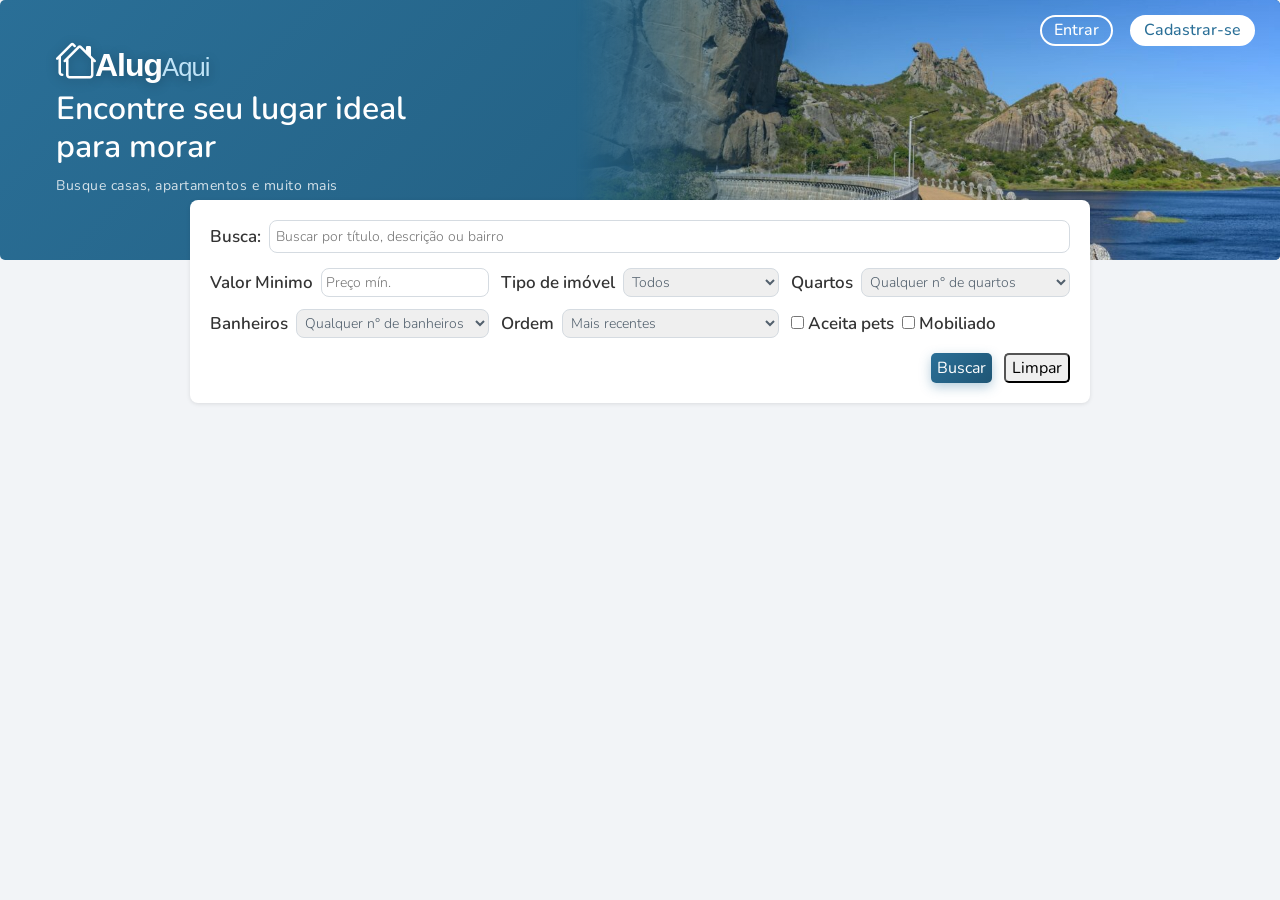
<file: frontend/index.html>
<!DOCTYPE html>
<html lang="pt-br">
<head>
    <meta charset="UTF-8">
    <meta name="viewport" content="width=device-width, initial-scale=1.0">
    <title>AlugAqui - Aluguel de Imóveis</title>

    <link href="https://cdn.jsdelivr.net/npm/bootstrap@5.3.3/dist/css/bootstrap.min.css" rel="stylesheet">
    <link rel="stylesheet" href="https://cdn.jsdelivr.net/npm/bootstrap-icons@1.11.3/font/bootstrap-icons.min.css">
    <link href="https://fonts.googleapis.com/css2?family=Nunito:wght@400;600;800&family=Poppins:wght@600;700&display=swap" rel="stylesheet">
    <link href="style/paginas.css" rel="stylesheet">
    <link href="style/componentes.css" rel="stylesheet">

</head>
<body>

    <header class="topo">
        <div id="logo">
            <h1 class="marca"><i class="bi bi-houses fs-1"></i>Alug<span>Aqui</span></h1>
            <h2> Encontre seu lugar ideal <br> para morar</h2>
            <p>Busque casas, apartamentos e muito mais</p>
        </div>

        <div id="navbar"></div>
        
        <div id="usuario-deslogado"> 
                <a href="login.html" id="login">Entrar</a>
                <a href="cadastro.html" id="cadastrar">Cadastrar-se</a>
        </div>

    </header>

    <main class="container">

        <form id="form-busca">

            <label class="campo_busca">
                Busca:
            <input type="search" name="busca" placeholder="Buscar por título, descrição ou bairro">
            </label>


            <div class="filtros">

                <label class="campo_filtro">
                    Valor Minimo
                    <input type="number" name="valor_min" placeholder="Preço mín." min="0">
                </label>
                
                
                <label class="campo_filtro">
                    Tipo de imóvel
                    <select name="tipo">
                        <option value="">Todos</option>
                        <option value="casa">Casa</option>
                        <option value="apartamento">Apartamento</option>
                        <option value="kitnet">Kitnet</option>
                        <option value="comercial">Comercial</option>
                    </select>
                </label>

                <label class="campo_filtro">
                    Quartos
                    <select name="quartos">
                        <option value="">Qualquer n° de quartos</option>
                        <option value="1">1+</option>
                        <option value="2">2+</option>
                        <option value="3">3+</option>
                    </select>
                </label>

                <label class="campo_filtro">
                    Banheiros
                    <select name="banheiros">
                        <option value="">Qualquer n° de banheiros</option>
                        <option value="1">1+</option>
                        <option value="2">2+</option>
                    </select>
                </label>
                
                <label class="campo_filtro">
                    Ordem
                    <select name="ordem">
                        <option value="recentes">Mais recentes</option>
                        <option value="menor_preco">Menor preço</option>
                        <option value="maior_preco">Maior preço</option>
                    </select>
                </label>

                <div class="campo_filtro" id="opcoes">
                    <label>
                        <input type="checkbox" name="aceita_pets"> Aceita pets
                    </label>

                    <label>
                        <input type="checkbox" name="mobiliado"> Mobiliado
                    </label>
                </div>
            
            </div>

            <div class="acoes">
                <button type="submit">Buscar</button>
                <button type="reset">Limpar</button>
            </div>
        </form>
    </main>

    <section id="anuncios" class="lista-anuncios"></section>
    
    <script src="https://cdn.jsdelivr.net/npm/bootstrap@5.3.3/dist/js/bootstrap.bundle.min.js"></script>
    <script src="js/main.js"></script>
    <script src="js/components/Navbar.js"></script>
</body>
</html>
</file>
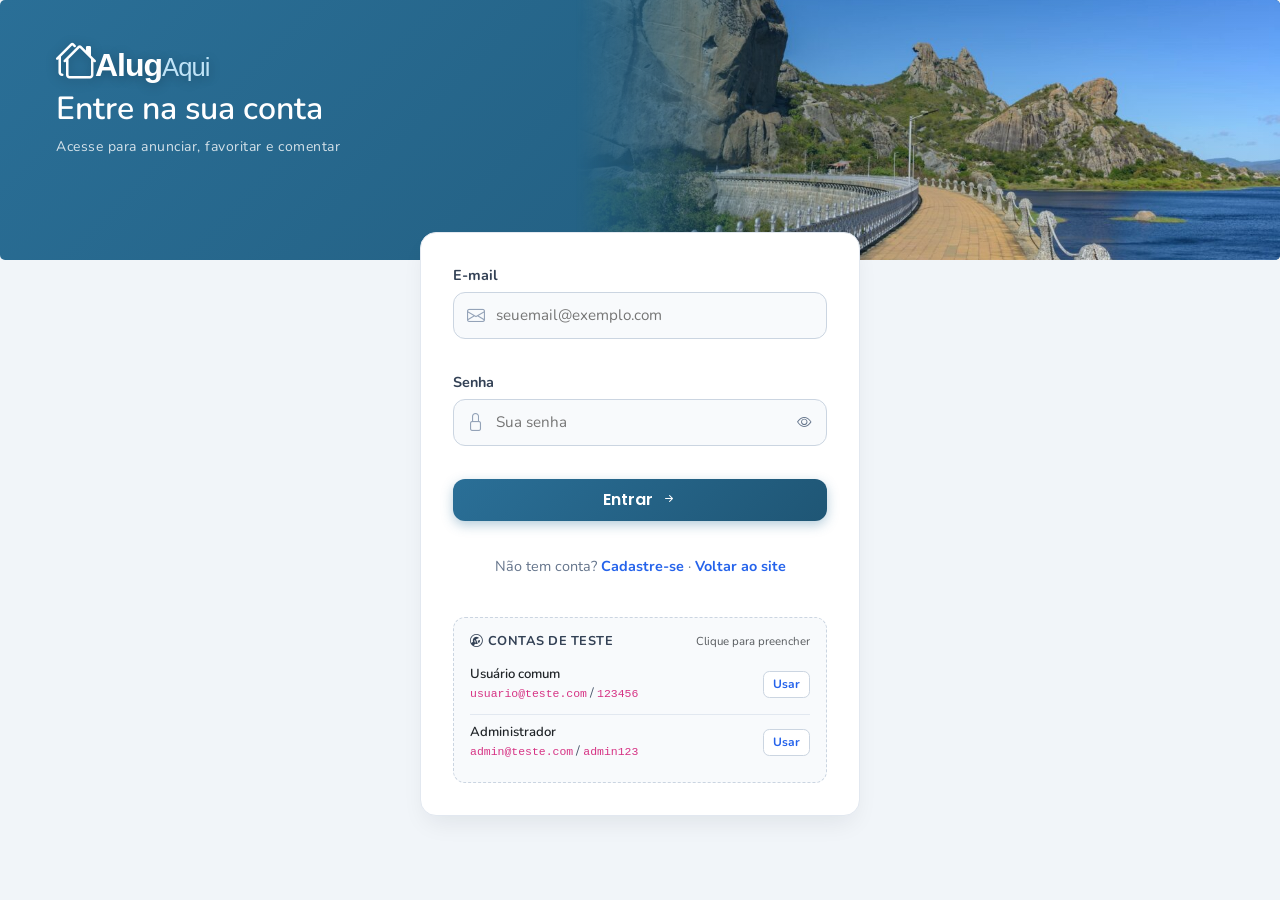
<file: frontend/Admin.html>
<!DOCTYPE html>
<html lang="pt-BR">
<head>
  <meta charset="UTF-8">
  <meta name="viewport" content="width=device-width, initial-scale=1.0">
  <title>AlugAqui - Painel do Administrador</title>
  <link href="https://cdn.jsdelivr.net/npm/bootstrap@5.3.3/dist/css/bootstrap.min.css" rel="stylesheet">
  <link rel="stylesheet" href="https://cdn.jsdelivr.net/npm/bootstrap-icons@1.11.3/font/bootstrap-icons.min.css">
  <link href="https://fonts.googleapis.com/css2?family=Nunito:wght@400;600;800&family=Poppins:wght@600;700&display=swap" rel="stylesheet">
  <link rel="stylesheet" href="style/componentes.css">
  <link rel="stylesheet" href="style/paginas.css">
  <link rel="stylesheet" href="style/Admin.css">
    <script src="js/guarda-admin.js"></script>

</head>
<body>

  <header class="topo">
    <div id="logo-admin">
      <h1 class="marca"><i class="bi bi-houses fs-1"></i>Alug<span>Admin</span></h1>
      <h2>Olá, Administrador</h2>
    </div>
  </header>

  <div id="navbar"></div>

  <nav class="menu" aria-label="Navegação do painel">
    <a href="#resumo">Resumo</a>
    <a href="#denuncias">Moderação de denúncias</a>
    <a href="#anuncios">Anúncios</a>
    <a href="#usuarios">Usuários</a>
  </nav>

  <div class="layout">

    <main class="conteudo">

      <!-- Métricas gerais -->
      <section id="resumo">
        <h2>Resumo geral</h2>
        <div class="cards">
          <div class="card">
            <p class="card-numero">128</p>
            <p>Anúncios ativos</p>
          </div>
          <div class="card">
            <p class="card-numero">342</p>
            <p>Usuários cadastrados</p>
          </div>
          <div class="card card-alerta">
            <p class="card-numero">5</p>
            <p>Denúncias pendentes</p>
          </div>
        </div>
      </section>

      <!-- Fila de denúncias -->
      <section id="denuncias">
        <h2>Fila de denúncias</h2>

        <form class="filtros">
          <label for="filtro-status">Status:</label>
          <select id="filtro-status">
            <option>Pendentes</option>
            <option>Analisadas</option>
            <option>Todas</option>
          </select>
          <button type="submit" class="btn btn-azul">Filtrar</button>
        </form>

        <table>
          <thead>
            <tr>
              <th>ID</th>
              <th>Tipo</th>
              <th>Conteúdo denunciado</th>
              <th>Motivo</th>
              <th>Denunciante</th>
              <th>Data</th>
              <th>Status</th>
              <th>Ações</th>
            </tr>
          </thead>
          <tbody>
            <tr>
              <td>1</td>
              <td>Anúncio</td>
              <td>Kitnet mobiliada - Centro</td>
              <td>Suspeita de golpe</td>
              <td>maria@email.com</td>
              <td>02/11/2026</td>
              <td><span class="selo selo-amarelo">Pendente</span></td>
              <td>
                <a href="#" class="btn btn-azul">Ver</a>
                <a href="#" class="btn btn-vermelho">Remover</a>
                <a href="#" class="btn btn-cinza">Ignorar</a>
              </td>
            </tr>
            <tr>
              <td>2</td>
              <td>Comentário</td>
              <td>"Entre em contato pelo link..."</td>
              <td>Spam</td>
              <td>joao@email.com</td>
              <td>03/11/2026</td>
              <td><span class="selo selo-amarelo">Pendente</span></td>
              <td>
                <a href="#" class="btn btn-azul">Ver</a>
                <a href="#" class="btn btn-vermelho">Remover</a>
                <a href="#" class="btn btn-cinza">Ignorar</a>
              </td>
            </tr>
            <tr>
              <td>3</td>
              <td>Anúncio</td>
              <td>Casa 3 quartos - Combate</td>
              <td>Fotos não correspondem ao imóvel</td>
              <td>ana@email.com</td>
              <td>03/11/2026</td>
              <td><span class="selo selo-verde">Analisada</span></td>
              <td>
                <a href="#" class="btn btn-azul">Ver</a>
              </td>
            </tr>
          </tbody>
        </table>
      </section>

      <!-- Anúncios -->
      <section id="anuncios">
        <h2>Gerenciar anúncios</h2>

        <form class="filtros">
          <label for="busca-anuncio">Buscar:</label>
          <input type="text" id="busca-anuncio" placeholder="Título ou bairro">
          <button type="submit" class="btn btn-azul">Buscar</button>
        </form>

        <table>
          <thead>
            <tr>
              <th>ID</th>
              <th>Título</th>
              <th>Anunciante</th>
              <th>Preço</th>
              <th>Status</th>
              <th>Ações</th>
            </tr>
          </thead>
          <tbody>
            <tr>
              <td>10</td>
              <td>Kitnet mobiliada - Centro</td>
              <td>Carlos Silva</td>
              <td>R$ 450,00</td>
              <td><span class="selo selo-verde">Ativo</span></td>
              <td>
                <a href="#" class="btn btn-azul">Ver</a>
                <a href="#" class="btn btn-cinza">Ocultar</a>
                <a href="#" class="btn btn-vermelho">Remover</a>
              </td>
            </tr>
            <tr>
              <td>11</td>
              <td>Casa 3 quartos - Combate</td>
              <td>Lúcia Pereira</td>
              <td>R$ 900,00</td>
              <td><span class="selo selo-cinza">Pausado</span></td>
              <td>
                <a href="#" class="btn btn-azul">Ver</a>
                <a href="#" class="btn btn-cinza">Ocultar</a>
                <a href="#" class="btn btn-vermelho">Remover</a>
              </td>
            </tr>
            <tr>
              <td>12</td>
              <td>Sala comercial - Av. Principal</td>
              <td>Pedro Alves</td>
              <td>R$ 1.200,00</td>
              <td><span class="selo selo-vermelho">Alugado</span></td>
              <td>
                <a href="#" class="btn btn-azul">Ver</a>
                <a href="#" class="btn btn-cinza">Ocultar</a>
                <a href="#" class="btn btn-vermelho">Remover</a>
              </td>
            </tr>
          </tbody>
        </table>
      </section>

      <!-- Usuários -->
      <section id="usuarios">
        <h2>Gerenciar usuários</h2>

        <table>
          <thead>
            <tr>
              <th>ID</th>
              <th>Nome</th>
              <th>E-mail</th>
              <th>Papel</th>
              <th>Conta</th>
              <th>Cadastro</th>
              <th>Ações</th>
            </tr>
          </thead>
          <tbody>
            <tr>
              <td>1</td>
              <td>Carlos Silva</td>
              <td>carlos@email.com</td>
              <td>Usuário</td>
              <td><span class="selo selo-verde">Ativa</span></td>
              <td>10/09/2026</td>
              <td>
                <a href="#" class="btn btn-azul">Perfil</a>
                <a href="#" class="btn btn-vermelho">Suspender</a>
              </td>
            </tr>
            <tr>
              <td>2</td>
              <td>Lúcia Pereira</td>
              <td>lucia@email.com</td>
              <td>Usuário</td>
              <td><span class="selo selo-verde">Ativa</span></td>
              <td>15/09/2026</td>
              <td>
                <a href="#" class="btn btn-azul">Perfil</a>
                <a href="#" class="btn btn-vermelho">Suspender</a>
              </td>
            </tr>
            <tr>
              <td>3</td>
              <td>Pedro Alves</td>
              <td>pedro@email.com</td>
              <td>Usuário</td>
              <td><span class="selo selo-vermelho">Suspensa</span></td>
              <td>20/09/2026</td>
              <td>
                <a href="#" class="btn btn-azul">Perfil</a>
                <a href="#" class="btn btn-verde">Ativar</a>
              </td>
            </tr>
          </tbody>
        </table>
      </section>

    </main>
  </div>

  <footer class="rodape">
    <p>AlugAqui - Projeto de Desenvolvimento de Software para Web</p>
  </footer>

  <script src="https://cdn.jsdelivr.net/npm/bootstrap@5.3.3/dist/js/bootstrap.bundle.min.js"></script>
  <script src="js/main.js"></script>
  <script src="js/components/Navbar.js"></script>
</body>
</html>
</file>
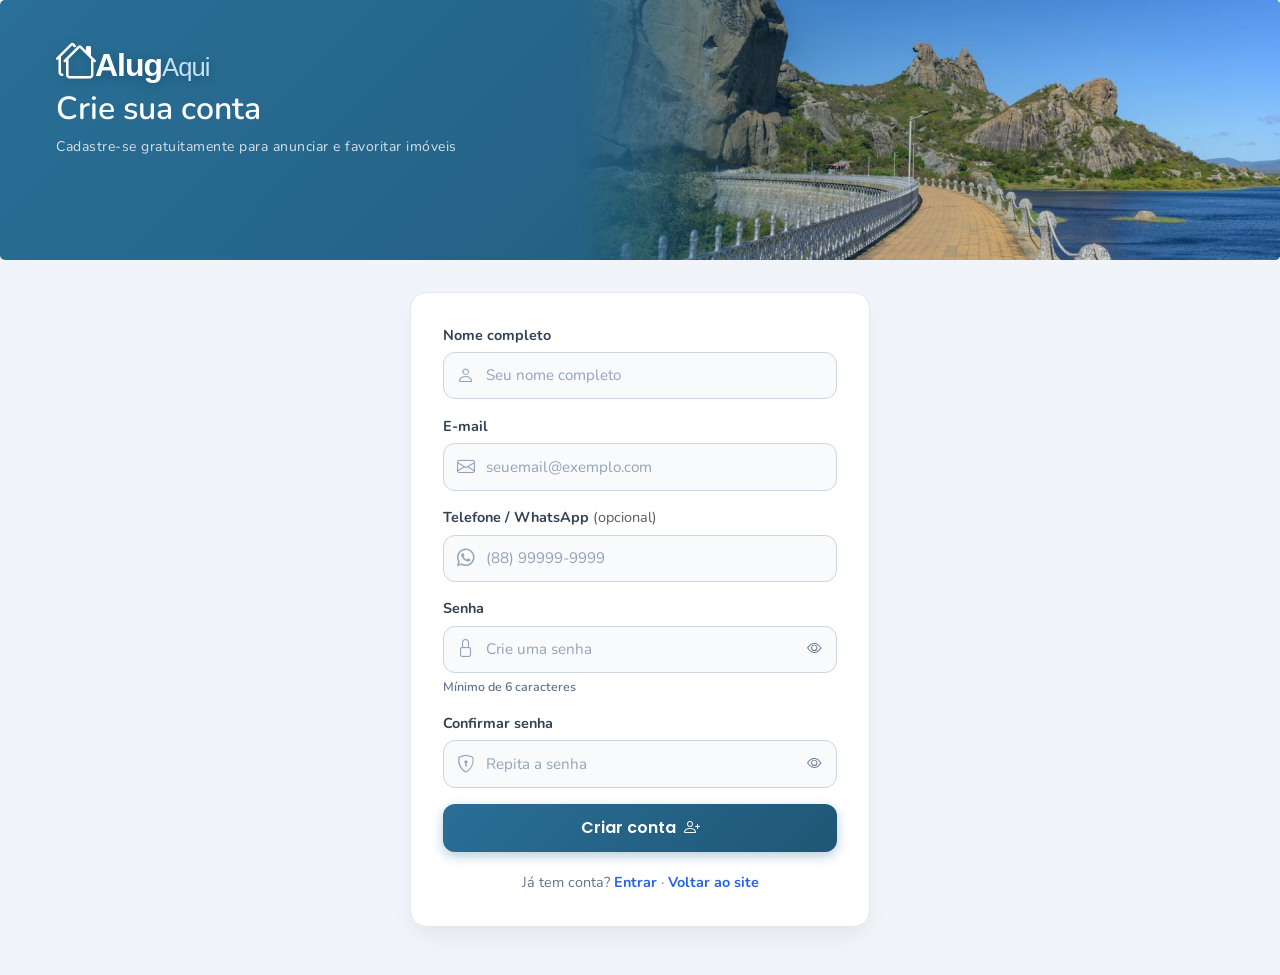
<file: frontend/cadastro.html>
<!DOCTYPE html>
<html lang="pt-BR">
<head>
  <meta charset="UTF-8">
  <meta name="viewport" content="width=device-width, initial-scale=1.0">
  <title>AlugAqui - Cadastre-se</title>

  <link href="https://cdn.jsdelivr.net/npm/bootstrap@5.3.3/dist/css/bootstrap.min.css" rel="stylesheet">
  <link rel="stylesheet" href="https://cdn.jsdelivr.net/npm/bootstrap-icons@1.11.3/font/bootstrap-icons.min.css">
  <link href="https://fonts.googleapis.com/css2?family=Nunito:wght@400;600;700;800&family=Poppins:wght@600;700&display=swap" rel="stylesheet">
  <link href="style/paginas.css" rel="stylesheet">
  <link href="style/componentes.css" rel="stylesheet">
  <link href="style/cadastro.css" rel="stylesheet">

 
</head>
<body>

  <header class="topo">
    <div id="logo">
      <h1 class="marca"><i class="bi bi-houses fs-1"></i>Alug<span>Aqui</span></h1>
      <h2>Crie sua conta</h2>
      <p>Cadastre-se gratuitamente para anunciar e favoritar imóveis</p>
    </div>
  </header>

  <main class="container">

    <form id="form-cadastro" novalidate>

      <label class="campo-cadastro" for="nome">
        Nome completo
        <div class="input-grupo-custom">
          <i class="bi bi-person icone-campo" aria-hidden="true"></i>
          <input type="text" id="nome" name="nome" placeholder="Seu nome completo" autocomplete="name" required>
        </div>
      </label>

      <label class="campo-cadastro" for="email">
        E-mail
        <div class="input-grupo-custom">
          <i class="bi bi-envelope icone-campo" aria-hidden="true"></i>
          <input type="email" id="email" name="email" placeholder="seuemail@exemplo.com" autocomplete="email" required>
        </div>
      </label>

      <label class="campo-cadastro" for="telefone">
        Telefone / WhatsApp <span class="text-muted fw-normal">(opcional)</span>
        <div class="input-grupo-custom">
          <i class="bi bi-whatsapp icone-campo" aria-hidden="true"></i>
          <input type="tel" id="telefone" name="telefone" placeholder="(88) 99999-9999" autocomplete="tel">
        </div>
      </label>

      <label class="campo-cadastro" for="senha">
        Senha
        <div class="input-grupo-custom">
          <i class="bi bi-lock icone-campo" aria-hidden="true"></i>
          <input type="password" id="senha" name="senha" placeholder="Crie uma senha" minlength="6" autocomplete="new-password" required>
          <button type="button" class="btn-toggle-senha" data-target="senha" aria-label="Mostrar ou ocultar senha">
            <i class="bi bi-eye"></i>
          </button>
        </div>
        <span class="dica-senha">Mínimo de 6 caracteres</span>
      </label>

      <label class="campo-cadastro" for="confirmar-senha">
        Confirmar senha
        <div class="input-grupo-custom">
          <i class="bi bi-shield-lock icone-campo" aria-hidden="true"></i>
          <input type="password" id="confirmar-senha" name="confirmar_senha" placeholder="Repita a senha" minlength="6" autocomplete="new-password" required>
          <button type="button" class="btn-toggle-senha" data-target="confirmar-senha" aria-label="Mostrar ou ocultar confirmação de senha">
            <i class="bi bi-eye"></i>
          </button>
        </div>
      </label>

      <p id="msg-erro" class="msg-erro" role="alert" aria-live="polite" hidden></p>
      <p id="msg-sucesso" class="msg-sucesso" role="status" aria-live="polite" hidden></p>

      <div class="acoes">
        <button type="submit">
          Criar conta <i class="bi bi-person-plus ms-1"></i>
        </button>
      </div>

      <p class="link-extra">
        Já tem conta? <a href="login.html">Entrar</a> ·
        <a href="index.html">Voltar ao site</a>
      </p>

    </form>

  </main>

  <script src="https://cdn.jsdelivr.net/npm/bootstrap@5.3.3/dist/js/bootstrap.bundle.min.js"></script>
  <script src="js/Cadastro.js"></script>
  <script>
    // Alternar visibilidade para ambos os campos de senha
    document.querySelectorAll('.btn-toggle-senha').forEach((botao) => {
      botao.addEventListener('click', () => {
        const input = document.getElementById(botao.dataset.target);
        const icone = botao.querySelector('i');
        const oculto = input.type === 'password';
        input.type = oculto ? 'text' : 'password';
        icone.className = oculto ? 'bi bi-eye-slash' : 'bi bi-eye';
      });
    });

    // Máscara simples de telefone brasileiro
    const inputTelefone = document.getElementById('telefone');
    inputTelefone.addEventListener('input', (e) => {
      let v = e.target.value.replace(/\D/g, '').slice(0, 11);
      if (v.length > 6) {
        v = `(${v.slice(0, 2)}) ${v.slice(2, 7)}-${v.slice(7)}`;
      } else if (v.length > 2) {
        v = `(${v.slice(0, 2)}) ${v.slice(2)}`;
      } else if (v.length > 0) {
        v = `(${v}`;
      }
      e.target.value = v;
    });
  </script>
</body>
</html>
</file>
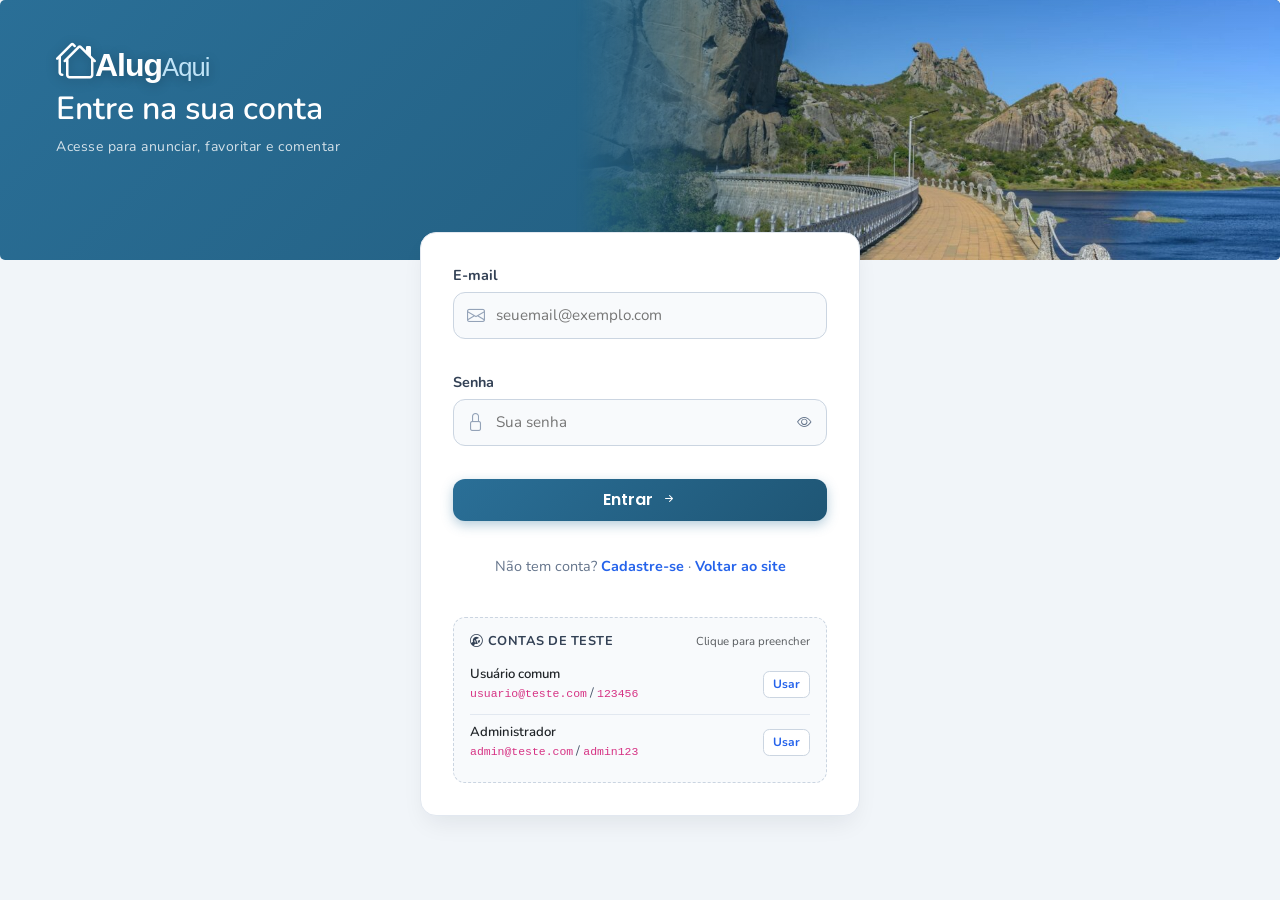
<file: frontend/login.html>
<!DOCTYPE html>
<html lang="pt-BR">
<head>
  <meta charset="UTF-8">
  <meta name="viewport" content="width=device-width, initial-scale=1.0">
  <title>AlugAqui - Entrar</title>

  <link href="https://cdn.jsdelivr.net/npm/bootstrap@5.3.3/dist/css/bootstrap.min.css" rel="stylesheet">
  <link rel="stylesheet" href="https://cdn.jsdelivr.net/npm/bootstrap-icons@1.11.3/font/bootstrap-icons.min.css">
  <link href="https://fonts.googleapis.com/css2?family=Nunito:wght@400;600;700;800&family=Poppins:wght@600;700&display=swap" rel="stylesheet">
  <link href="style/paginas.css" rel="stylesheet">
  <link href="style/componentes.css" rel="stylesheet">
  <link href="style/login.css" rel="stylesheet">

  <style>
    body {
      font-family: 'Nunito', sans-serif;
      background-color: #f1f5f9;
      min-height: 100vh;
      margin: 0;
      display: flex;
      flex-direction: column;
    }

    /* Mantém o topo preenchendo 100% da largura horizontal */
    header.topo {
      width: 100%;
    }

    main.container {
      flex: 1;
      display: flex;
      align-items: flex-start;
      justify-content: center;
      padding: 2rem 1rem 3rem;
    }

    #form-login {
      width: 100%;
      max-width: 440px;
      background: #ffffff;
      border: 1px solid #e2e8f0;
      border-radius: 1rem;
      box-shadow: 0 12px 24px -6px rgba(15, 23, 42, 0.08);
      padding: 2rem;
    }

    .campo-login {
      display: block;
      font-weight: 700;
      font-size: 0.9rem;
      color: #334155;
      margin-bottom: 1.1rem;
    }

    .input-grupo-custom {
      position: relative;
      display: flex;
      align-items: center;
      margin-top: 0.35rem;
    }

    .input-grupo-custom .icone-campo {
      position: absolute;
      left: 0.9rem;
      color: #94a3b8;
      font-size: 1.1rem;
      pointer-events: none;
      transition: color 0.2s;
    }

    .input-grupo-custom input {
      width: 100%;
      padding: 0.7rem 2.75rem 0.7rem 2.6rem;
      border: 1.5px solid #cbd5e1;
      border-radius: 0.75rem;
      font-size: 0.95rem;
      font-family: 'Nunito', sans-serif;
      color: #0f172a;
      background-color: #f8fafc;
      transition: all 0.2s ease;
    }

    .input-grupo-custom input:focus {
      outline: none;
      background-color: #ffffff;
      border-color: #2563eb;
      box-shadow: 0 0 0 4px rgba(37, 99, 235, 0.12);
    }

    .input-grupo-custom:focus-within .icone-campo {
      color: #2563eb;
    }

    .btn-toggle-senha {
      position: absolute;
      right: 0.75rem;
      background: none;
      border: none;
      color: #64748b;
      padding: 0.25rem;
      cursor: pointer;
      display: flex;
      align-items: center;
    }

    .btn-toggle-senha:hover {
      color: #0f172a;
    }

    .msg-erro {
      background-color: #fef2f2;
      color: #b91c1c;
      border: 1px solid #fecaca;
      border-radius: 0.65rem;
      padding: 0.65rem 0.9rem;
      font-size: 0.875rem;
      font-weight: 600;
      margin-bottom: 1rem;
    }

    .acoes button[type="submit"] {
      width: 100%;
      padding: 0.75rem 1rem;
      background-color: #2563eb;
      color: #ffffff;
      font-family: 'Poppins', sans-serif;
      font-weight: 600;
      font-size: 1rem;
      border: none;
      border-radius: 0.75rem;
      cursor: pointer;
      transition: background-color 0.2s, transform 0.1s;
    }

    .acoes button[type="submit"]:hover {
      background-color: #1d4ed8;
    }

    .acoes button[type="submit"]:active {
      transform: scale(0.99);
    }

    .link-extra {
      text-align: center;
      margin-top: 1.25rem;
      margin-bottom: 0;
      font-size: 0.9rem;
      color: #64748b;
    }

    .link-extra a {
      color: #2563eb;
      font-weight: 700;
      text-decoration: none;
    }

    .link-extra a:hover {
      text-decoration: underline;
    }

    .dica-teste {
      margin-top: 1.5rem;
      padding: 0.9rem 1rem;
      background-color: #f8fafc;
      border: 1px dashed #cbd5e1;
      border-radius: 0.75rem;
      font-size: 0.82rem;
      color: #475569;
    }

    .dica-teste-header {
      display: flex;
      align-items: center;
      justify-content: space-between;
      margin-bottom: 0.5rem;
    }

    .dica-teste strong {
      color: #334155;
      font-size: 0.8rem;
      text-transform: uppercase;
      letter-spacing: 0.04em;
    }

    .conta-item {
      display: flex;
      align-items: center;
      justify-content: space-between;
      gap: 0.5rem;
      padding: 0.35rem 0;
    }

    .conta-item + .conta-item {
      border-top: 1px solid #e2e8f0;
      margin-top: 0.25rem;
      padding-top: 0.5rem;
    }

    .btn-preencher {
      font-size: 0.75rem;
      font-weight: 700;
      padding: 0.2rem 0.55rem;
      border-radius: 0.4rem;
      border: 1px solid #cbd5e1;
      background: #ffffff;
      color: #2563eb;
      cursor: pointer;
      transition: all 0.15s;
      white-space: nowrap;
    }

    .btn-preencher:hover {
      background: #2563eb;
      color: #ffffff;
      border-color: #2563eb;
    }
  </style>
</head>
<body>

  <header class="topo">
    <div id="logo">
      <h1 class="marca"><i class="bi bi-houses fs-1"></i>Alug<span>Aqui</span></h1>
      <h2>Entre na sua conta</h2>
      <p>Acesse para anunciar, favoritar e comentar</p>
    </div>
  </header>

  <main class="container">

    <form id="form-login" novalidate>

      <label class="campo-login" for="email">
        E-mail
        <div class="input-grupo-custom">
          <i class="bi bi-envelope icone-campo" aria-hidden="true"></i>
          <input type="email" id="email" name="email" placeholder="seuemail@exemplo.com" autocomplete="username" required>
        </div>
      </label>

      <label class="campo-login" for="senha">
        Senha
        <div class="input-grupo-custom">
          <i class="bi bi-lock icone-campo" aria-hidden="true"></i>
          <input type="password" id="senha" name="senha" placeholder="Sua senha" autocomplete="current-password" required>
          <button type="button" class="btn-toggle-senha" id="toggle-senha" aria-label="Mostrar ou ocultar senha">
            <i class="bi bi-eye" id="icone-olho"></i>
          </button>
        </div>
      </label>

      <p id="msg-erro" class="msg-erro" role="alert" aria-live="polite" hidden></p>

      <div class="acoes">
        <button type="submit">
          Entrar <i class="bi bi-arrow-right-short ms-1"></i>
        </button>
      </div>

      <p class="link-extra">
        Não tem conta? <a href="cadastro.html">Cadastre-se</a> ·
        <a href="index.html">Voltar ao site</a>
      </p>

      <!-- Somente para testes -->
      <div class="dica-teste">
        <div class="dica-teste-header">
          <strong><i class="bi bi-wrench-adjustable-circle me-1"></i>Contas de teste</strong>
          <span class="text-muted" style="font-size: 0.72rem;">Clique para preencher</span>
        </div>

        <div class="conta-item">
          <div>
            <span class="d-block fw-semibold text-dark">Usuário comum</span>
            <code>usuario@teste.com</code> / <code>123456</code>
          </div>
          <button type="button" class="btn-preencher" data-email="usuario@teste.com" data-senha="123456">
            Usar
          </button>
        </div>

        <div class="conta-item">
          <div>
            <span class="d-block fw-semibold text-dark">Administrador</span>
            <code>admin@teste.com</code> / <code>admin123</code>
          </div>
          <button type="button" class="btn-preencher" data-email="admin@teste.com" data-senha="admin123">
            Usar
          </button>
        </div>
      </div>

    </form>

  </main>

  <script src="https://cdn.jsdelivr.net/npm/bootstrap@5.3.3/dist/js/bootstrap.bundle.min.js"></script>
  <script src="js/Login.js"></script>
  <script>
    // Alternar visibilidade da senha
    const btnToggleSenha = document.getElementById('toggle-senha');
    const inputSenha = document.getElementById('senha');
    const iconeOlho = document.getElementById('icone-olho');

    btnToggleSenha.addEventListener('click', () => {
      const oculto = inputSenha.type === 'password';
      inputSenha.type = oculto ? 'text' : 'password';
      iconeOlho.className = oculto ? 'bi bi-eye-slash' : 'bi bi-eye';
    });

    // Preenchimento rápido das contas de teste
    document.querySelectorAll('.btn-preencher').forEach((botao) => {
      botao.addEventListener('click', () => {
        document.getElementById('email').value = botao.dataset.email;
        document.getElementById('senha').value = botao.dataset.senha;
        document.getElementById('email').focus();
      });
    });
  </script>
</body>
</html>
</file>
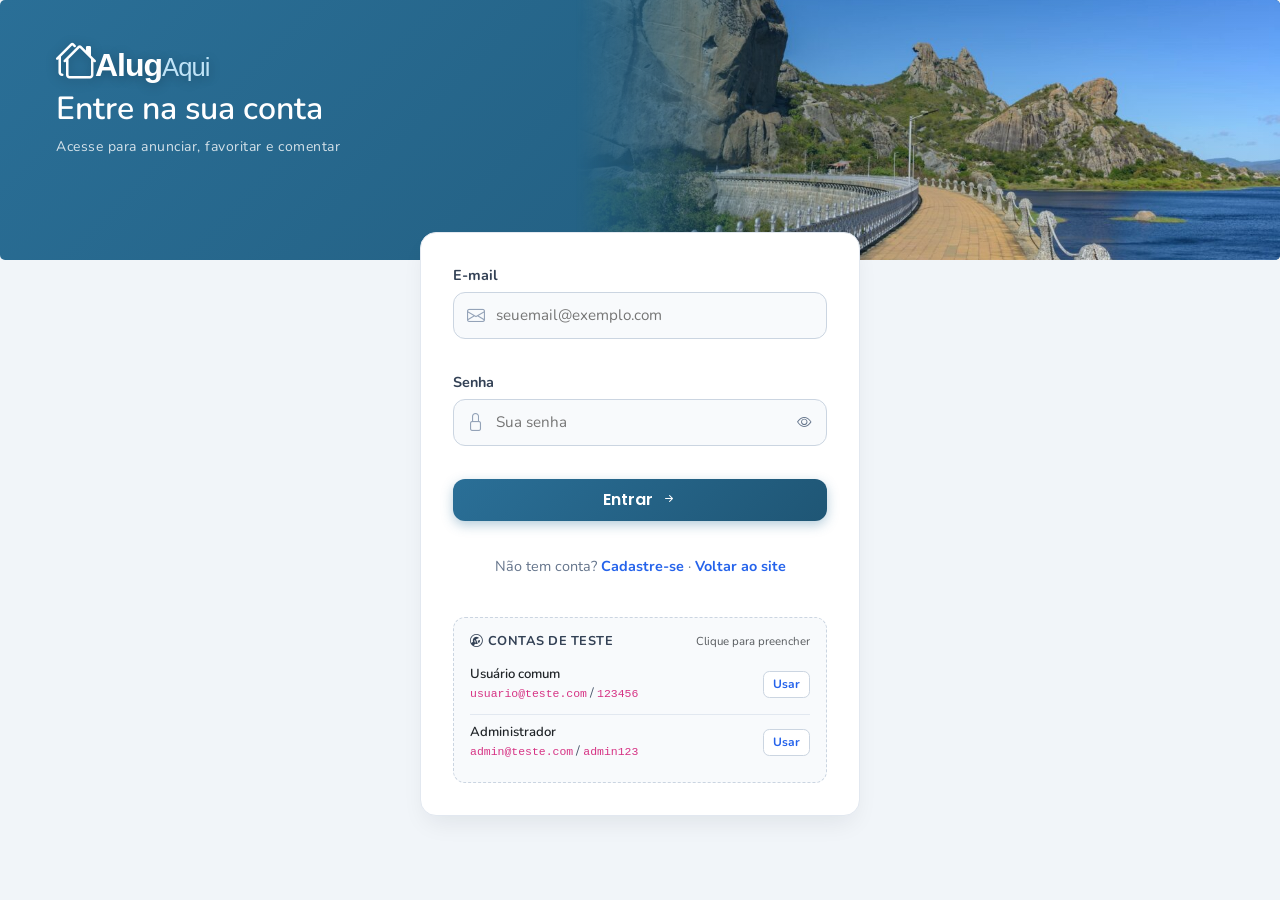
<file: frontend/MinhaConta.html>
<!DOCTYPE html>
<html lang="pt-BR">
<head>
  <meta charset="UTF-8">
  <meta name="viewport" content="width=device-width, initial-scale=1.0">
  <title>AlugAqui - Minha Conta</title>

  <link href="https://cdn.jsdelivr.net/npm/bootstrap@5.3.3/dist/css/bootstrap.min.css" rel="stylesheet">
  <link rel="stylesheet" href="https://cdn.jsdelivr.net/npm/bootstrap-icons@1.11.3/font/bootstrap-icons.min.css">
  <link href="https://fonts.googleapis.com/css2?family=Nunito:wght@400;600;700;800&family=Poppins:wght@600;700&display=swap" rel="stylesheet">
  <link href="style/paginas.css" rel="stylesheet">
  <link href="style/componentes.css" rel="stylesheet">
  <link href="style/MinhaConta.css" rel="stylesheet">
</head>
<body>

  <header class="topo">
    <div id="logo">
      <h1 class="marca"><i class="bi bi-houses fs-1"></i>Alug<span>Aqui</span></h1>
      <h2>Minha Conta</h2>
      <p>Gerencie seus anúncios, imóveis favoritos e dados do perfil</p>
    </div>

    <div id="navbar"></div>
  </header>

  <main class="container conta-container">

    <div class="conta-header-bar">
      <ul class="nav nav-pills conta-tabs" id="abas-conta" role="tablist">
        <li class="nav-item" role="presentation">
          <button class="nav-link active" id="tab-anuncios-btn" data-bs-toggle="pill" data-bs-target="#tab-anuncios" type="button" role="tab" aria-controls="tab-anuncios" aria-selected="true">
            <i class="bi bi-megaphone"></i>
            <span>Meus Anúncios</span>
            <span class="badge-contador" id="contador-anuncios">0</span>
          </button>
        </li>

        <li class="nav-item" role="presentation">
          <button class="nav-link" id="tab-favoritos-btn" data-bs-toggle="pill" data-bs-target="#tab-favoritos" type="button" role="tab" aria-controls="tab-favoritos" aria-selected="false">
            <i class="bi bi-heart"></i>
            <span>Favoritos</span>
            <span class="badge-contador" id="contador-favoritos">0</span>
          </button>
        </li>

        <li class="nav-item" role="presentation">
          <button class="nav-link" id="tab-perfil-btn" data-bs-toggle="pill" data-bs-target="#tab-perfil" type="button" role="tab" aria-controls="tab-perfil" aria-selected="false">
            <i class="bi bi-person-circle"></i>
            <span>Perfil</span>
          </button>
        </li>
      </ul>

      <a href="anunciar.html" class="btn-novo-anuncio">
        <i class="bi bi-plus-lg"></i> Novo Anúncio
      </a>
    </div>

    <div class="tab-content" id="conteudo-abas-conta">

      <section class="tab-pane fade show active" id="tab-anuncios" role="tabpanel" aria-labelledby="tab-anuncios-btn">
        <div class="secao-titulo">
          <div>
            <h3>Meus Anúncios</h3>
            <p>Acompanhe o status de aprovação e gerencie seus imóveis publicados</p>
          </div>
          <select id="filtro-status-anuncio" class="select-status" aria-label="Filtrar por status">
  <option value="todos">Todos os status</option>
  <option value="ativo">Ativos</option>
  <option value="alugado">Alugados</option>
  <option value="pausado">Pausados</option>
</select>
        </div>

        <div id="lista-meus-anuncios" class="grid-cards-conta"></div>
      </section>

      <section class="tab-pane fade" id="tab-favoritos" role="tabpanel" aria-labelledby="tab-favoritos-btn">
        <div class="secao-titulo">
          <div>
            <h3>Imóveis Favoritos</h3>
            <p>Imóveis que você salvou para visitar ou comparar depois</p>
          </div>
        </div>

        <div id="lista-favoritos" class="grid-cards-conta"></div>
      </section>

      <section class="tab-pane fade" id="tab-perfil" role="tabpanel" aria-labelledby="tab-perfil-btn">
        <div class="perfil-card">
          <div class="perfil-topo">
            <div class="perfil-avatar" id="perfil-avatar">U</div>
            <div>
              <h3 id="perfil-cabecalho-nome">Usuário</h3>
              <span class="perfil-badge" id="perfil-badge-tipo">Conta Comum</span>
            </div>
          </div>

          <form id="form-perfil" novalidate>
            <div class="row g-3">
              <div class="col-md-6">
                <label class="campo-perfil" for="perfil-nome">
                  Nome de usuário
                  <div class="input-grupo-custom">
                    <i class="bi bi-person icone-campo"></i>
                    <input type="text" id="perfil-nome" name="nome" required>
                  </div>
                </label>
              </div>

              <div class="col-md-6">
                <label class="campo-perfil" for="perfil-email">
                  E-mail
                  <div class="input-grupo-custom">
                    <i class="bi bi-envelope icone-campo"></i>
                    <input type="email" id="perfil-email" name="email" required>
                  </div>
                </label>
              </div>

              <div class="col-md-6">
                <label class="campo-perfil" for="perfil-telefone">
                  Telefone / WhatsApp
                  <div class="input-grupo-custom">
                    <i class="bi bi-whatsapp icone-campo"></i>
                    <input type="tel" id="perfil-telefone" name="telefone" placeholder="(88) 99999-9999">
                  </div>
                </label>
              </div>

              <div class="col-md-6">
                <label class="campo-perfil" for="perfil-cidade">
                  Cidade
                  <div class="input-grupo-custom">
                    <i class="bi bi-geo-alt icone-campo"></i>
                    <input type="text" id="perfil-cidade" name="cidade" placeholder="Ex: Quixadá - CE">
                  </div>
                </label>
              </div>
            </div>

            <p id="msg-perfil" class="msg-feedback" role="status" hidden></p>

            <div class="perfil-acoes">
              <button type="submit" class="btn-salvar-perfil">
                <i class="bi bi-check2-circle"></i> Salvar alterações
              </button>
            </div>
          </form>
        </div>
      </section>

    </div>
  </main>

  <script src="https://cdn.jsdelivr.net/npm/bootstrap@5.3.3/dist/js/bootstrap.bundle.min.js"></script>
  <script src="js/components/Navbar.js"></script>
  <script src="js/MinhaConta.js"></script>
</body>
</html>
</file>
<file: frontend/style/paginas.css>
:root {
    --cor-principal: #2a6f97;
    --cor-principal-escura: #1f5675;
    --cor-fundo: #f4f6f8;
    --cor-superficie: #ffffff;
    --cor-texto: #333333;
    --cor-texto-suave: #52606d;
    --cor-borda: #d5dbe1;
    --raio: 8px;
}

body {
  font-family: "Nunito", sans-serif;
  background-color: #f2f4f7;
  color: #333;
}

.topo {
    height: 260px;     
    padding: 10px 10px;
    position: relative;
    overflow: hidden;
    isolation: isolate;
    text-align: left;
    padding: 40px 16px 72px;
    padding-bottom: 90px;
    color: #fff;
    border-radius: 5px;
    background: linear-gradient(135deg, var(--cor-principal), var(--cor-principal-escura));
    font-family: "Nunito", sans-serif;
}

.topo h1 {
    margin: 0 0 6px;  
    font-size: clamp(24px, 4vw, 34px);
}  

.topo h2{
    font-weight: 600;
}

.topo p {
    margin: 0;  
    opacity: 0.85;
}  


.topo::before {
    content: "";
    position: absolute;
    top: 0;
    right: 0;
    bottom: 0;
    width: 55%;
    z-index: -1;
    background:
    linear-gradient(90deg, rgba(31, 86, 117, 0.35), rgba(31, 86, 117, 0)),
    url("../assets/imgs/cedro.jpg") center / cover no-repeat;


    -webkit-mask-image: linear-gradient(to right, transparent 0%, #000 25%);
    mask-image: linear-gradient(to right, transparent 0%, #000 25%);
}

.topo h1.marca {
    margin: 0 0 8px;
    font-size: 32px;
    font-weight: 800;
    letter-spacing: -1px;
    line-height: 1;
    text-shadow: 0 2px 12px rgba(0, 0, 0, 0.25);
    font-family: ui-rounded, "SF Pro Rounded", "Hiragino Maru Gothic ProN",
                 "Arial Rounded MT Bold", "Segoe UI", sans-serif;
}

.topo h1.marca span {
    font-weight: 300;           
    color: #bfe3f7;  
    font-size: 0.8em;          
}

.topo p {
    margin: 0;
    font-size: 14px;
    letter-spacing: 0.5px;
    opacity: 0.8;
}
</file>
<file: frontend/style/componentes.css>
:root {
        --cor-principal: #2a6f97;
        --cor-principal-escura: #1f5675;
        --cor-erro: #c0392b;
        --cor-fundo: #f4f6f8;
        --cor-fundo-vermelho: #fdecea;
        --cor-superficie: #ffffff;
        --cor-texto: #333333;
        --cor-texto-suave: #52606d;
        --cor-texto-claro: #ffffff;
        --cor-borda: #d5dbe1;
        --raio: 8px;
    }

    #logo, #logo-admin{
        margin-left: 40px;
        margin-top: 1px;
    }

    #usuario-deslogado{
        display: flex;
        position:absolute;
        font-style: bold;
        top: 15px;
        right:25px;
        gap:17px;
    }

    #login {
        border: 2px solid #fff;
        border-radius: 999px;
        color:white;
        background-color: transparent;
    }

    #cadastrar {
        border: 2px solid #fff;
        border-radius: 999px;
        color: var(--cor-principal);
        background-color: white;
    }

    #login,
    #cadastrar {
        font-weight: 500;
        display: inline-flex;
        align-items: center;
        justify-content: center;
        padding-top: 4px;
        padding-right: 12px;
        padding-bottom: 4px;
        padding-left: 12px;
        line-height: 1.2;
        text-decoration: none;
    }

    .navbar {
        position: static;
        padding: 0;
        z-index: 1050;
    }

    .navbar .btn-menu {
        padding: 3px 5px;
        position: absolute;
        font-size: 2.0rem;
        top: 12px;
        right: 18px;
        margin: 0;
        z-index: 1050;
        border-width: 1px;
        color: var(--cor-superficie);
    }

    #form-busca {
        margin: -60px auto 24px;
        z-index: 2;
        position: relative;
        max-width: 900px;
        padding: 20px;
        background: var(--cor-superficie);
        border-radius: var(--raio);
        box-shadow: 0 1px 4px rgba(0, 0, 0, 0.1);
        display: flex;
        flex-direction: column;
        gap: 15px;
    }

    .filtros{
        display:grid;
        grid-template-columns: 1fr 1fr 1fr;
        gap: 12px;
    }

    #opcoes{
        display: flex;
        flex-direction: row;
    }

    .campo_busca,
    .campo_filtro {
        display: flex;
        align-items: center;
        gap: 8px;
        font-size: 17px;
        font-weight: 600;
        color: var(--cor-texto);
    }

    .campo_busca input,
    .campo_filtro input,
    .campo_filtro select {
        flex: 1;
        min-width: 0;
        color: var(--cor-texto-suave);
        padding: 3px 4px;
        font-size: 14px;
        font-weight: 300;
        border: 1px solid var(--cor-borda);
        border-radius: 8px;
    }

    .campo_busca input {
        padding: 5px 6px;
        font-size: 14px;
        width: 20;
    }

    .campo_busca input:focus,
    .campo_filtro input:focus,
    .campo_filtro select:focus {
        outline: none;
        border-color: var(--cor-principal);
        box-shadow: 0 0 0 2px rgba(42, 111, 151, 0.2);
    }
    .acoes{
        display: flex;
        justify-content: flex-end;
        gap: 12px;
    }

    .acoes button{
        border-radius: 5px;
    }
    
    .acoes button[type="submit"] {
        color: #fff;
        border: none;
        background: linear-gradient(135deg, var(--cor-principal), var(--cor-principal-escura));
        box-shadow: 0 4px 12px rgba(42, 111, 151, 0.35);
    }
</file>
<file: frontend/style/Admin.css>
/* Geral */
* {
  box-sizing: border-box;
  margin: 0;
  padding: 0;
}

h2 {
  margin-bottom: 15px;
  color: var(--cor-principal);
}

section {
  background-color: var(--cor-superficie);
  padding: 20px;
  margin-bottom: 25px;
  border-radius: 6px;
  box-shadow: 0 1px 3px rgba(0, 0, 0, 0.15);
}

/* Cabeçalho */
.topo.logo-admin {
  height: 150px;
  background-color: var(--cor-principal);
  color: var(--cor-texto-claro);
  padding: 15px 25px;
  display: flex;
  justify-content: space-between;
  align-items: center;
}



#logo-admin h2{
  font-weight: 600;
  color: var(--cor-texto-claro);
}

/* Layout */
.layout {
  min-height: 80vh;
}

.menu {
  display: flex;
  justify-content: space-between;
  flex-wrap: wrap;
  gap: 8px;
  background-color: var(--cor-principal);
  padding: 8px 25px;
  position: sticky;
  top: 0;
  z-index: 10;
}

.menu a {
  flex: 1 1 0;
  min-width: 0;
  text-align: center;
  color: var(--cor-texto-claro);
  text-decoration: none;
  padding: 12px;
  border-radius: 4px;
}

.menu a:hover {
  background-color: var(--cor-principal-escura);
}

.conteudo {
  padding: 25px;
}

/* Cards de métricas */
.cards {
  display: flex;
  gap: 20px;
}

.card {
  flex: 1;
  background-color: var(--cor-fundo);
  border-left: 5px solid var(--cor-principal);
  padding: 20px;
  border-radius: 4px;
  text-align: center;
}

.card-numero {
  font-size: 36px;
  font-weight: bold;
  color: var(--cor-principal-escura);
}

.card-alerta {
  background-color: var(--cor-fundo-vermelho);
  border-left-color: var(--cor-erro);
}

.card-alerta .card-numero {
  color: var(--cor-erro);
}

/* Filtros */
.filtros {
  margin-bottom: 15px;
}

.filtros label {
  margin-right: 5px;
}

input,
select {
  padding: 7px;
  border: 1px solid #bbb;
  border-radius: 4px;
  margin-right: 8px;
}

/* Tabelas */
table {
  width: 100%;
  border-collapse: collapse;
  font-size: 14px;
}

th,
td {
  padding: 10px;
  text-align: left;
  border-bottom: 1px solid #ddd;
}

th {
  background-color: #1f3a5f;
  color: #fff;
}

tr:hover td {
  background-color: #f5f8fc;
}

/* Botões */
.btn {
  display: inline-block;
  padding: 6px 10px;
  border: none;
  border-radius: 4px;
  color: #fff;
  font-size: 13px;
  text-decoration: none;
  cursor: pointer;
}

.btn-azul     { background-color: #2980b9; }
.btn-vermelho { background-color: #c0392b; }
.btn-verde    { background-color: #27ae60; }
.btn-cinza     { background-color: #7f8c8d; }

.btn-cinza-sair { 
  background-color: #7f8c8d;
  min-width: 80px;
  max-width: 100px;
  border-radius: 999px;
}


.btn-cinza-sair:hover {
  background-color: var(--cor-erro);
}


/* Selos de status */
.selo {
  display: inline-block;
  padding: 3px 8px;
  border-radius: 10px;
  font-size: 12px;
  font-weight: bold;
  color: #fff;
}

.selo-verde    { background-color: #27ae60; }
.selo-amarelo  { background-color: #f39c12; }
.selo-vermelho { background-color: #c0392b; }
.selo-cinza    { background-color: #7f8c8d; }

/* Rodapé */
.rodape {
  background-color: #1f3a5f;
  color: #fff;
  text-align: center;
  padding: 15px;
  font-size: 13px;
}

/* Responsivo simples */
@media (max-width: 800px) {
  .menu {
    gap: 4px;
    padding: 8px 12px;
  }

  .menu a {
    flex-basis: calc(50% - 4px);
  }

  .cards {
    flex-direction: column;
  }

  table {
    display: block;
    overflow-x: auto;
  }
}
</file>
<file: frontend/style/cadastro.css>
body {
  font-family: 'Nunito', sans-serif;
  background-color: #f1f5f9;
  min-height: 100vh;
  margin: 0;
  display: flex;
  flex-direction: column;
}

header.topo {
  width: 100%;
}

main.container {
  flex: 1;
  display: flex;
  align-items: flex-start;
  justify-content: center;
  padding: 2rem 1rem 3rem;
}

#form-login,
#form-cadastro {
  width: 100%;
  max-width: 460px;
  background: #ffffff;
  border: 1px solid #e2e8f0;
  border-radius: 1rem;
  box-shadow: 0 12px 24px -6px rgba(15, 23, 42, 0.08);
  padding: 2rem;
}

.campo-login,
.campo-cadastro {
  display: block;
  font-weight: 700;
  font-size: 0.9rem;
  color: #334155;
  margin-bottom: 1.05rem;
}

.input-grupo-custom {
  position: relative;
  display: flex;
  align-items: center;
  margin-top: 0.35rem;
}

.input-grupo-custom .icone-campo {
  position: absolute;
  left: 0.9rem;
  color: #94a3b8;
  font-size: 1.1rem;
  pointer-events: none;
  transition: color 0.2s ease;
}

.input-grupo-custom input {
  width: 100%;
  padding: 0.7rem 2.75rem 0.7rem 2.6rem;
  border: 1.5px solid #cbd5e1;
  border-radius: 0.75rem;
  font-size: 0.95rem;
  font-family: 'Nunito', sans-serif;
  color: #0f172a;
  background-color: #f8fafc;
  transition: all 0.2s ease;
}

.input-grupo-custom input::placeholder {
  color: #94a3b8;
}

.input-grupo-custom input:focus {
  outline: none;
  background-color: #ffffff;
  border-color: #2563eb;
  box-shadow: 0 0 0 4px rgba(37, 99, 235, 0.12);
}

.input-grupo-custom:focus-within .icone-campo {
  color: #2563eb;
}

.btn-toggle-senha {
  position: absolute;
  right: 0.75rem;
  background: none;
  border: none;
  color: #64748b;
  padding: 0.25rem;
  cursor: pointer;
  display: flex;
  align-items: center;
  transition: color 0.15s ease;
}

.btn-toggle-senha:hover {
  color: #0f172a;
}

.dica-senha {
  display: block;
  font-size: 0.78rem;
  font-weight: 600;
  color: #64748b;
  margin-top: 0.3rem;
}

.msg-erro {
  background-color: #fef2f2;
  color: #b91c1c;
  border: 1px solid #fecaca;
  border-radius: 0.65rem;
  padding: 0.65rem 0.9rem;
  font-size: 0.875rem;
  font-weight: 600;
  margin-bottom: 1rem;
}

.msg-sucesso {
  background-color: #f0fdf4;
  color: #15803d;
  border: 1px solid #bbf7d0;
  border-radius: 0.65rem;
  padding: 0.65rem 0.9rem;
  font-size: 0.875rem;
  font-weight: 600;
  margin-bottom: 1rem;
}

#form-login .acoes button[type="submit"],
#form-cadastro .acoes button[type="submit"] {
  width: 100%;
  padding: 0.75rem 1rem;
  background-color: #2563eb;
  color: #ffffff;
  font-family: 'Poppins', sans-serif;
  font-weight: 600;
  font-size: 1rem;
  border: none;
  border-radius: 0.75rem;
  cursor: pointer;
  transition: background-color 0.2s ease, transform 0.1s ease;
}

#form-login .acoes button[type="submit"]:hover,
#form-cadastro .acoes button[type="submit"]:hover {
  background-color: #1d4ed8;
}

#form-login .acoes button[type="submit"]:active,
#form-cadastro .acoes button[type="submit"]:active {
  transform: scale(0.99);
}

.link-extra {
  text-align: center;
  margin-top: 1.25rem;
  margin-bottom: 0;
  font-size: 0.9rem;
  color: #64748b;
}

.link-extra a {
  color: #2563eb;
  font-weight: 700;
  text-decoration: none;
}

.link-extra a:hover {
  text-decoration: underline;
}

.dica-teste {
  margin-top: 1.5rem;
  padding: 0.9rem 1rem;
  background-color: #f8fafc;
  border: 1px dashed #cbd5e1;
  border-radius: 0.75rem;
  font-size: 0.82rem;
  color: #475569;
}

.dica-teste-header {
  display: flex;
  align-items: center;
  justify-content: space-between;
  margin-bottom: 0.5rem;
}

.dica-teste strong {
  color: #334155;
  font-size: 0.8rem;
  text-transform: uppercase;
  letter-spacing: 0.04em;
}

.conta-item {
  display: flex;
  align-items: center;
  justify-content: space-between;
  gap: 0.5rem;
  padding: 0.35rem 0;
}

.conta-item + .conta-item {
  border-top: 1px solid #e2e8f0;
  margin-top: 0.25rem;
  padding-top: 0.5rem;
}

.btn-preencher {
  font-size: 0.75rem;
  font-weight: 700;
  padding: 0.2rem 0.55rem;
  border-radius: 0.4rem;
  border: 1px solid #cbd5e1;
  background: #ffffff;
  color: #2563eb;
  cursor: pointer;
  transition: all 0.15s ease;
  white-space: nowrap;
}

.btn-preencher:hover {
  background: #2563eb;
  color: #ffffff;
  border-color: #2563eb;
}

@media (max-width: 480px) {
  #form-login,
  #form-cadastro {
    padding: 1.5rem 1.25rem;
    border-radius: 0.85rem;
  }
}
</file>
<file: frontend/style/login.css>
/* Tela de login - reaproveita as variáveis de cores de componentes.css */

#form-login {
    margin: -60px auto 24px;
    position: relative;
    z-index: 2;
    max-width: 420px;
    padding: 24px;
    background: var(--cor-superficie);
    border-radius: var(--raio);
    box-shadow: 0 1px 4px rgba(0, 0, 0, 0.1);
    display: flex;
    flex-direction: column;
    gap: 15px;
}

.campo-login {
    display: flex;
    flex-direction: column;
    gap: 6px;
    font-size: 16px;
    font-weight: 600;
    color: var(--cor-texto);
}

.campo-login input {
    padding: 8px 10px;
    font-size: 14px;
    font-weight: 400;
    color: var(--cor-texto-suave);
    border: 1px solid var(--cor-borda);
    border-radius: 8px;
}

.campo-login input:focus {
    outline: none;
    border-color: var(--cor-principal);
    box-shadow: 0 0 0 2px rgba(42, 111, 151, 0.2);
}

.campo-login input.invalido {
    border-color: var(--cor-erro);
}

.msg-erro {
    margin: 0;
    padding: 8px 10px;
    font-size: 14px;
    color: var(--cor-erro);
    background: var(--cor-fundo-vermelho);
    border-radius: 6px;
}

#form-login .acoes {
    justify-content: stretch;
}

#form-login .acoes button {
    width: 100%;
    padding: 9px;
    font-weight: 600;
}

.link-extra {
    margin: 0;
    text-align: center;
    font-size: 14px;
    color: var(--cor-texto-suave);
}

.link-extra a {
    color: var(--cor-principal);
}

.dica-teste {
    padding: 10px 12px;
    font-size: 13px;
    color: var(--cor-texto-suave);
    background: var(--cor-fundo);
    border: 1px dashed var(--cor-borda);
    border-radius: 6px;
}

.dica-teste p {
    margin: 4px 0 0;
}
</file>
<file: frontend/style/MinhaConta.css>
body {
  font-family: 'Nunito', sans-serif;
  background-color: #f1f5f9;
  min-height: 100vh;
  margin: 0;
  display: flex;
  flex-direction: column;
}

header.topo {
  width: 100%;
}

.conta-container {
  flex: 1;
  max-width: 1080px;
  padding: 2rem 1rem 3.5rem;
}

.conta-header-bar {
  display: flex;
  flex-wrap: wrap;
  align-items: center;
  justify-content: space-between;
  gap: 1rem;
  background: #ffffff;
  border: 1px solid #e2e8f0;
  border-radius: 1rem;
  padding: 0.75rem 1rem;
  box-shadow: 0 8px 20px -6px rgba(15, 23, 42, 0.06);
  margin-bottom: 1.75rem;
}

.conta-tabs {
  gap: 0.45rem;
}

.conta-tabs .nav-link {
  display: inline-flex;
  align-items: center;
  gap: 0.5rem;
  font-family: 'Poppins', sans-serif;
  font-weight: 600;
  font-size: 0.9rem;
  color: #475569;
  border-radius: 0.7rem;
  padding: 0.6rem 1rem;
  transition: all 0.2s ease;
}

.conta-tabs .nav-link:hover {
  background-color: #f1f5f9;
  color: #0f172a;
}

.conta-tabs .nav-link.active {
  background-color: #2563eb;
  color: #ffffff;
}

.badge-contador {
  font-family: 'Nunito', sans-serif;
  font-size: 0.75rem;
  font-weight: 800;
  padding: 0.1rem 0.5rem;
  border-radius: 999px;
  background-color: #e2e8f0;
  color: #334155;
}

.nav-link.active .badge-contador {
  background-color: rgba(255, 255, 255, 0.22);
  color: #ffffff;
}

.btn-novo-anuncio {
  display: inline-flex;
  align-items: center;
  gap: 0.4rem;
  background-color: #2563eb;
  color: #ffffff;
  font-family: 'Poppins', sans-serif;
  font-weight: 600;
  font-size: 0.88rem;
  text-decoration: none;
  padding: 0.6rem 1.1rem;
  border-radius: 0.7rem;
  transition: background-color 0.2s ease;
}

.btn-novo-anuncio:hover {
  background-color: #1d4ed8;
  color: #ffffff;
}

.secao-titulo {
  display: flex;
  flex-wrap: wrap;
  align-items: center;
  justify-content: space-between;
  gap: 1rem;
  margin-bottom: 1.25rem;
}

.secao-titulo h3 {
  font-family: 'Poppins', sans-serif;
  font-size: 1.25rem;
  font-weight: 700;
  color: #0f172a;
  margin: 0;
}

.secao-titulo p {
  font-size: 0.9rem;
  color: #64748b;
  margin: 0.15rem 0 0;
}

.select-status {
  padding: 0.5rem 0.9rem;
  border: 1.5px solid #cbd5e1;
  border-radius: 0.65rem;
  font-family: 'Nunito', sans-serif;
  font-weight: 700;
  font-size: 0.88rem;
  color: #334155;
  background-color: #ffffff;
}

.grid-cards-conta {
  display: grid;
  grid-template-columns: repeat(auto-fill, minmax(300px, 1fr));
  gap: 1.25rem;
}

.card-imovel-conta {
  background: #ffffff;
  border: 1px solid #e2e8f0;
  border-radius: 1rem;
  overflow: hidden;
  box-shadow: 0 8px 18px -6px rgba(15, 23, 42, 0.06);
  display: flex;
  flex-direction: column;
}

.card-imovel-topo {
  position: relative;
  height: 165px;
  background-color: #e2e8f0;
  display: flex;
  align-items: center;
  justify-content: center;
  color: #94a3b8;
  font-size: 2.5rem;
}

.card-imovel-topo img {
  width: 100%;
  height: 100%;
  object-fit: cover;
}

.status-ativo {
  background-color: #dcfce7;
  color: #15803d;
}

.status-alugado {
  background-color: #dbeafe;
  color: #1d4ed8;
}

.status-pausado {
  background-color: #fef3c7;
  color: #b45309;
}

.card-imovel-corpo {
  padding: 1.15rem;
  flex: 1;
  display: flex;
  flex-direction: column;
}

.card-imovel-corpo h4 {
  font-family: 'Poppins', sans-serif;
  font-size: 1.02rem;
  font-weight: 600;
  color: #0f172a;
  margin-bottom: 0.25rem;
}

.card-imovel-local {
  font-size: 0.85rem;
  color: #64748b;
  margin-bottom: 0.65rem;
}

.card-imovel-preco {
  font-family: 'Poppins', sans-serif;
  font-size: 1.1rem;
  font-weight: 700;
  color: #2563eb;
  margin-bottom: 1rem;
}

.card-imovel-acoes {
  margin-top: auto;
  display: flex;
  gap: 0.5rem;
  padding-top: 0.85rem;
  border-top: 1px solid #f1f5f9;
}

.btn-card {
  flex: 1;
  padding: 0.45rem 0.7rem;
  border-radius: 0.6rem;
  font-size: 0.82rem;
  font-weight: 700;
  text-align: center;
  text-decoration: none;
  border: 1px solid #cbd5e1;
  background: #ffffff;
  color: #334155;
  cursor: pointer;
  transition: all 0.15s ease;
}

.btn-card:hover {
  background-color: #f8fafc;
  color: #0f172a;
}

.btn-card-perigo {
  color: #dc2626;
  border-color: #fecaca;
}

.btn-card-perigo:hover {
  background-color: #fef2f2;
  color: #b91c1c;
}

.estado-vazio {
  grid-column: 1 / -1;
  text-align: center;
  background: #ffffff;
  border: 1px dashed #cbd5e1;
  border-radius: 1rem;
  padding: 3rem 1.5rem;
  color: #64748b;
}

.estado-vazio i {
  font-size: 2.5rem;
  color: #94a3b8;
  display: block;
  margin-bottom: 0.75rem;
}

.perfil-card {
  max-width: 720px;
  background: #ffffff;
  border: 1px solid #e2e8f0;
  border-radius: 1rem;
  padding: 2rem;
  box-shadow: 0 10px 22px -6px rgba(15, 23, 42, 0.07);
}

.perfil-topo {
  display: flex;
  align-items: center;
  gap: 1rem;
  padding-bottom: 1.5rem;
  margin-bottom: 1.5rem;
  border-bottom: 1px solid #e2e8f0;
}

.perfil-avatar {
  width: 60px;
  height: 60px;
  border-radius: 50%;
  background-color: #2563eb;
  color: #ffffff;
  font-family: 'Poppins', sans-serif;
  font-size: 1.5rem;
  font-weight: 700;
  display: flex;
  align-items: center;
  justify-content: center;
}

.perfil-topo h3 {
  font-family: 'Poppins', sans-serif;
  font-size: 1.2rem;
  font-weight: 700;
  margin: 0 0 0.25rem;
  color: #0f172a;
}

.perfil-badge {
  font-size: 0.78rem;
  font-weight: 700;
  background-color: #eff6ff;
  color: #2563eb;
  padding: 0.2rem 0.65rem;
  border-radius: 999px;
}

.campo-perfil {
  display: block;
  font-weight: 700;
  font-size: 0.9rem;
  color: #334155;
}

.input-grupo-custom {
  position: relative;
  display: flex;
  align-items: center;
  margin-top: 0.35rem;
}

.input-grupo-custom .icone-campo {
  position: absolute;
  left: 0.9rem;
  color: #94a3b8;
  font-size: 1.05rem;
  pointer-events: none;
}

.input-grupo-custom input {
  width: 100%;
  padding: 0.68rem 0.9rem 0.68rem 2.55rem;
  border: 1.5px solid #cbd5e1;
  border-radius: 0.75rem;
  font-size: 0.95rem;
  font-family: 'Nunito', sans-serif;
  color: #0f172a;
  background-color: #f8fafc;
}

.input-grupo-custom input:focus {
  outline: none;
  background-color: #ffffff;
  border-color: #2563eb;
  box-shadow: 0 0 0 4px rgba(37, 99, 235, 0.12);
}

.msg-feedback {
  margin-top: 1rem;
  padding: 0.7rem 1rem;
  border-radius: 0.65rem;
  font-size: 0.88rem;
  font-weight: 700;
}

.msg-feedback.sucesso {
  background-color: #f0fdf4;
  color: #15803d;
  border: 1px solid #bbf7d0;
}

.msg-feedback.erro {
  background-color: #fef2f2;
  color: #b91c1c;
  border: 1px solid #fecaca;
}

.perfil-acoes {
  margin-top: 1.5rem;
  display: flex;
  justify-content: flex-end;
}

.btn-salvar-perfil {
  display: inline-flex;
  align-items: center;
  gap: 0.45rem;
  padding: 0.7rem 1.4rem;
  background-color: #2563eb;
  color: #ffffff;
  font-family: 'Poppins', sans-serif;
  font-weight: 600;
  font-size: 0.95rem;
  border: none;
  border-radius: 0.75rem;
  cursor: pointer;
  transition: background-color 0.2s ease;
}

.btn-salvar-perfil:hover {
  background-color: #1d4ed8;
}

@media (max-width: 640px) {
  .conta-header-bar {
    flex-direction: column;
    align-items: stretch;
  }

  .conta-tabs .nav-link {
    flex: 1;
    justify-content: center;
  }

  .btn-novo-anuncio {
    justify-content: center;
  }
}
</file>
